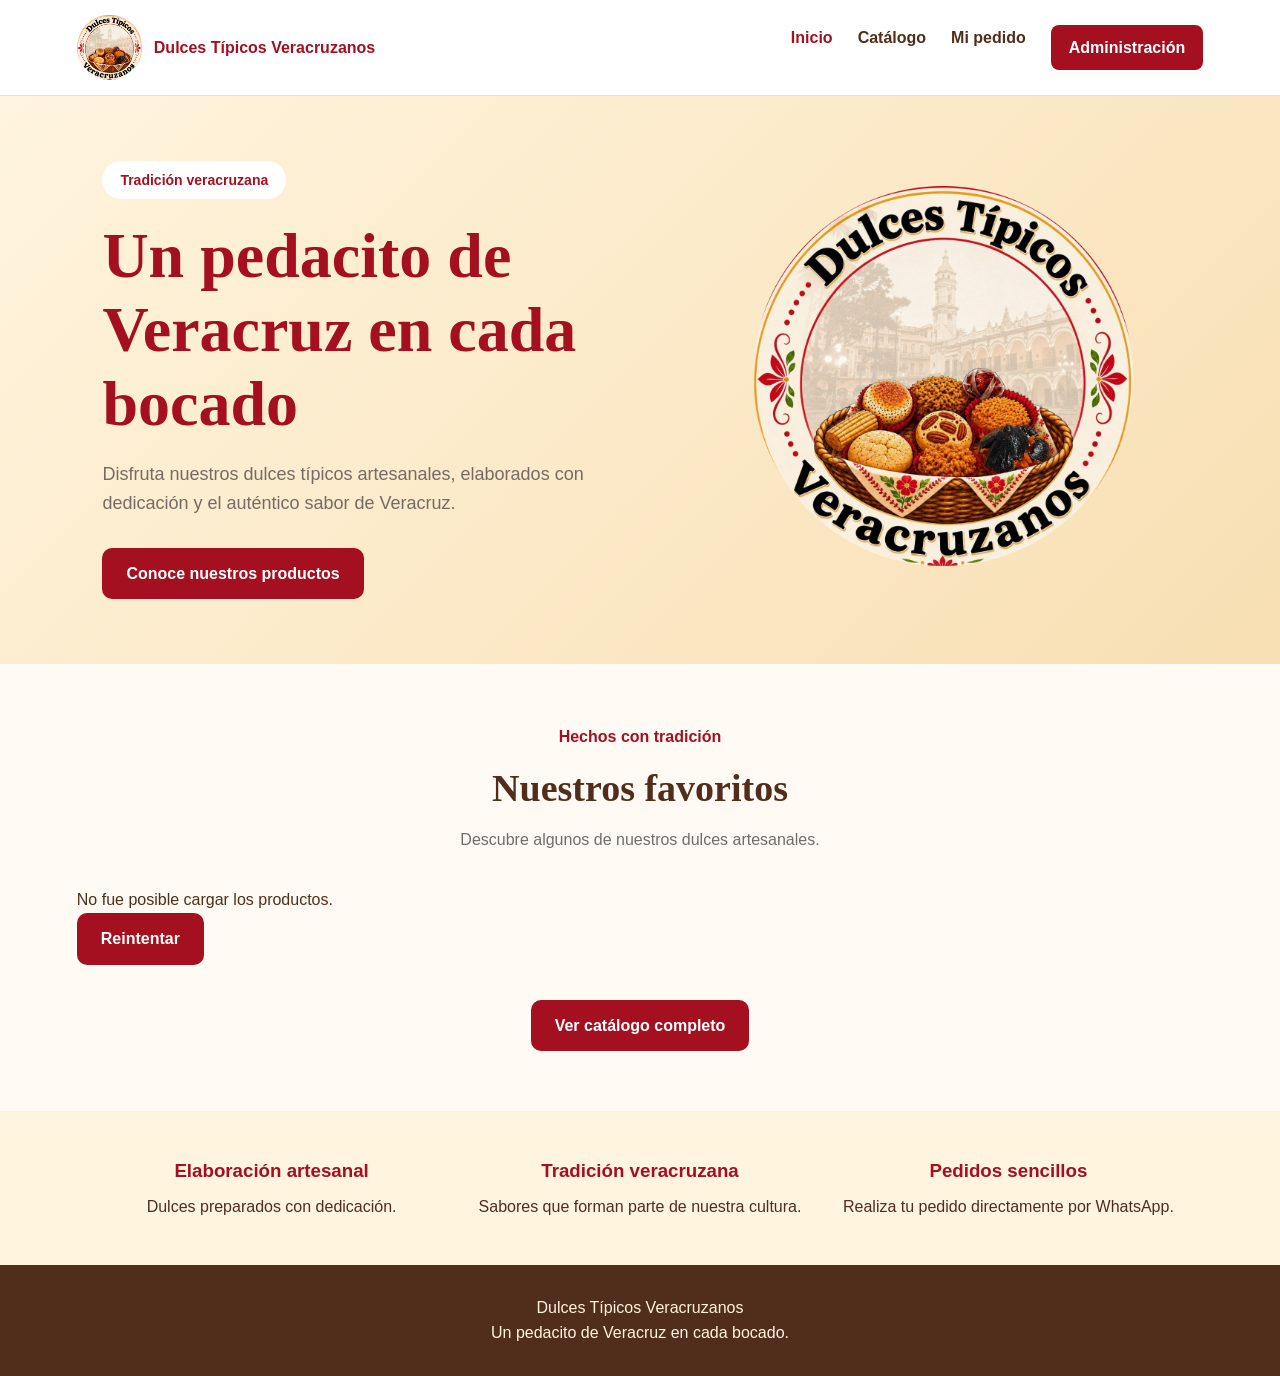
<file: index.html>
<!DOCTYPE html>
<html lang="es">
<head>
    <meta charset="UTF-8">
    <meta name="viewport" content="width=device-width, initial-scale=1.0">

    <title>Dulces Típicos Veracruzanos</title>

    <link rel="stylesheet" href="css/styles.css">
</head>

<body>

<header class="navbar">

    <a href="index.html" class="brand">
        <img src="img/logo.png" alt="Logo">
        <span>Dulces Típicos Veracruzanos</span>
    </a>

    <nav>
        <a href="index.html" class="active">Inicio</a>
        <a href="catalogo.html">Catálogo</a>
        <a href="carrito.html">Mi pedido</a>

        <a href="admin/login.html" class="btn-admin">
            Administración
        </a>
    </nav>

</header>

<main>

    <section class="hero">

        <div class="hero-content">

            <span class="badge">Tradición veracruzana</span>

            <h1>Un pedacito de Veracruz en cada bocado</h1>

            <p>
                Disfruta nuestros dulces típicos artesanales,
                elaborados con dedicación y el auténtico
                sabor de Veracruz.
            </p>

            <a href="catalogo.html" class="btn">
                Conoce nuestros productos
            </a>

        </div>

        <div class="hero-image">
            <img src="img/logo.png" alt="Dulces Veracruzanos">
        </div>

    </section>

    <section class="section">

        <div class="section-title">

            <span>Hechos con tradición</span>

            <h2>Nuestros favoritos</h2>

            <p>
                Descubre algunos de nuestros dulces artesanales.
            </p>

        </div>

        <div class="products-grid" id="productos-favoritos">

            <p>Cargando productos...</p>

        </div>

        <div class="center">

            <a href="catalogo.html" class="btn">
                Ver catálogo completo
            </a>

        </div>

    </section>

    <section class="benefits">

        <div>

            <h3>Elaboración artesanal</h3>

            <p>Dulces preparados con dedicación.</p>

        </div>

        <div>

            <h3>Tradición veracruzana</h3>

            <p>Sabores que forman parte de nuestra cultura.</p>

        </div>

        <div>

            <h3>Pedidos sencillos</h3>

            <p>Realiza tu pedido directamente por WhatsApp.</p>

        </div>

    </section>

</main>

<footer>

    <p>Dulces Típicos Veracruzanos</p>

    <p>Un pedacito de Veracruz en cada bocado.</p>

</footer>

<script src="js/supabase.js"></script>
<script src="js/productos.js"></script>
<script src="js/inicio.js"></script>

</body>
</html>
</file>
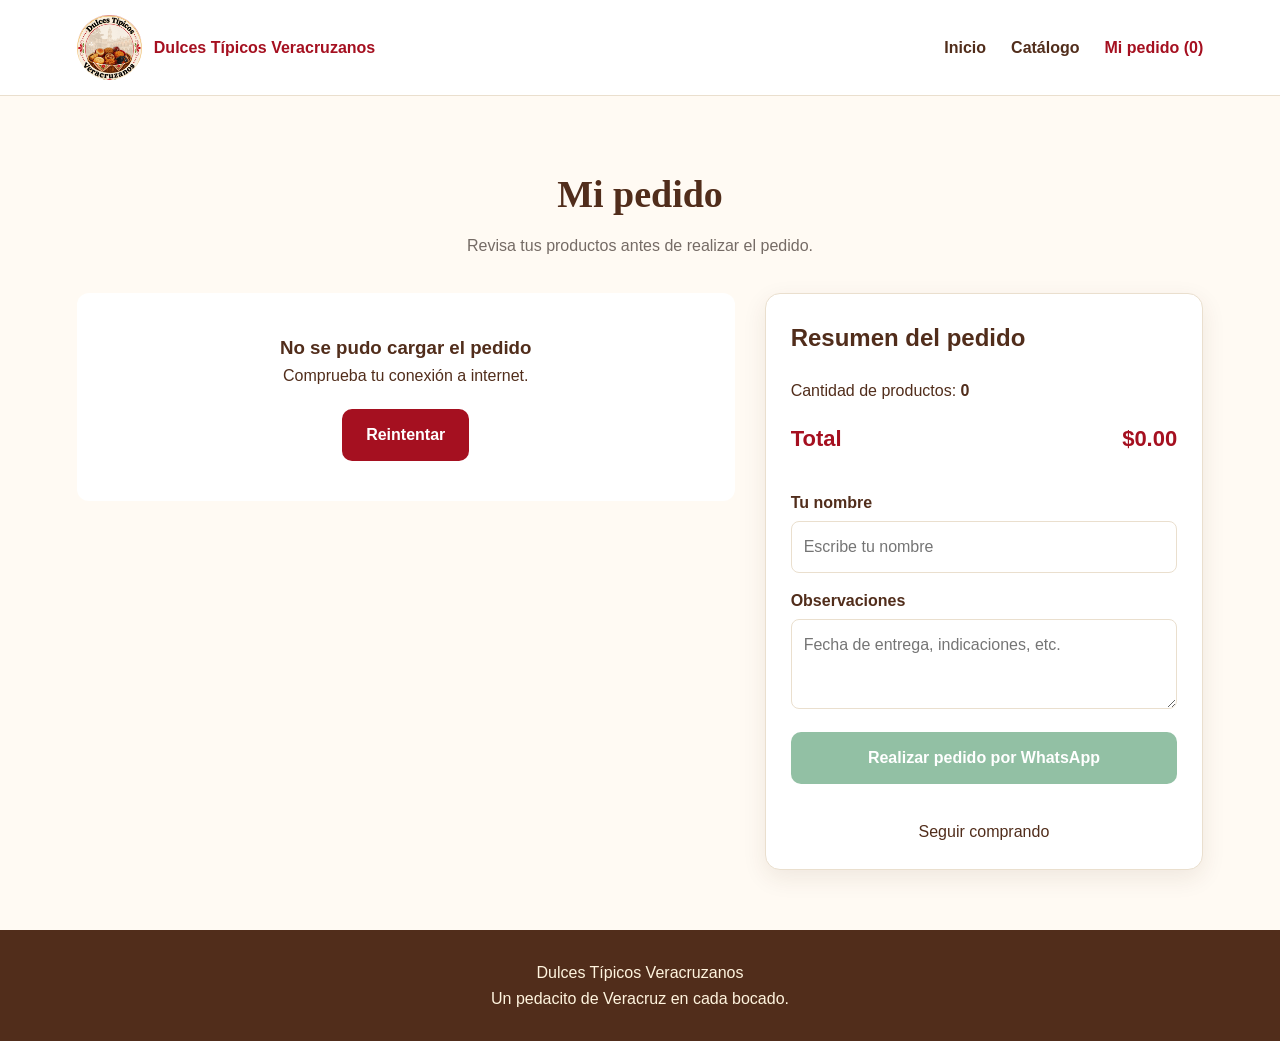
<file: carrito.html>
<!DOCTYPE html>
<html lang="es">

<head>

    <meta charset="UTF-8">
    <meta name="viewport" content="width=device-width, initial-scale=1.0">

    <title>Mi pedido | Dulces Veracruzanos</title>

    <link rel="stylesheet" href="css/styles.css">

</head>

<body>

<header class="navbar">

    <a href="index.html" class="brand">
        <img src="img/logo.png" alt="Logo">
        <span>Dulces Típicos Veracruzanos</span>
    </a>

    <nav>
        <a href="index.html">Inicio</a>
        <a href="catalogo.html">Catálogo</a>

        <a href="carrito.html" class="active">
            Mi pedido (<span id="contador">0</span>)
        </a>
    </nav>

</header>

<main class="section">

    <div class="section-title">

        <h2>Mi pedido</h2>

        <p>
            Revisa tus productos antes de realizar el pedido.
        </p>

    </div>

    <div class="cart-layout">

        <div id="lista-carrito"></div>

        <form class="summary" id="form-pedido">

            <h2>Resumen del pedido</h2>

            <p>
                Cantidad de productos:
                <strong id="cantidad-total">0</strong>
            </p>

            <div class="total">

                <span>Total</span>

                <span id="total">$0.00</span>

            </div>

            <label for="cliente">Tu nombre</label>

            <input
                type="text"
                id="cliente"
                placeholder="Escribe tu nombre"
                maxlength="100"
                required
            >

            <label for="observaciones">
                Observaciones
            </label>

            <textarea
                id="observaciones"
                placeholder="Fecha de entrega, indicaciones, etc."
                maxlength="500"
            ></textarea>

            <button
                type="submit"
                class="btn btn-whatsapp"
            >
                Realizar pedido por WhatsApp
            </button>

            <div class="center">

                <a href="catalogo.html">
                    Seguir comprando
                </a>

            </div>

        </form>

    </div>

</main>

<footer>
    <p>Dulces Típicos Veracruzanos</p>
    <p>Un pedacito de Veracruz en cada bocado.</p>
</footer>

<script src="js/supabase.js"></script>
<script src="js/productos.js"></script>
<script src="js/carrito.js"></script>

</body>
</html>
</file>
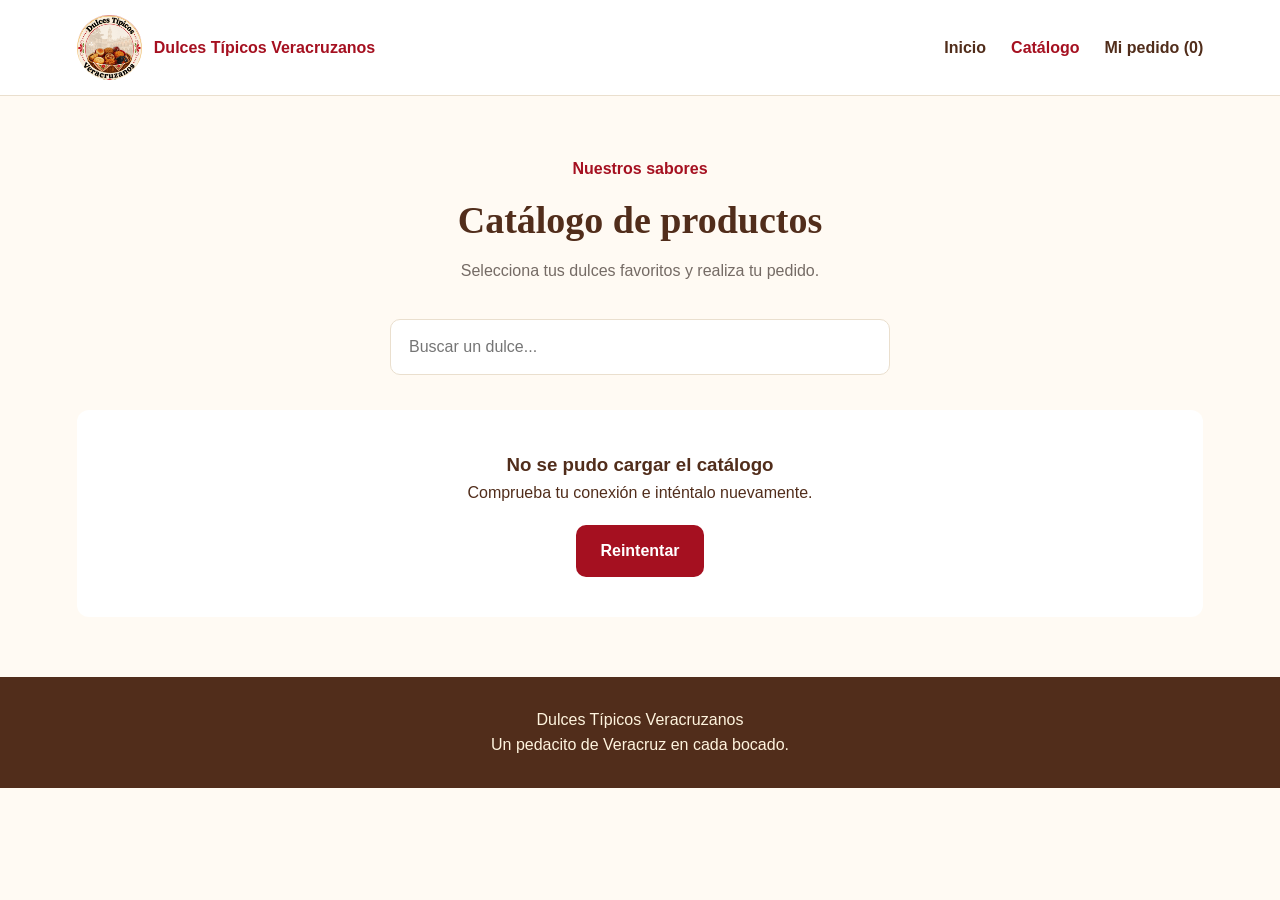
<file: catalogo.html>
<!DOCTYPE html>
<html lang="es">

<head>
    <meta charset="UTF-8">
    <meta name="viewport" content="width=device-width, initial-scale=1.0">

    <title>Catálogo | Dulces Veracruzanos</title>

    <link rel="stylesheet" href="css/styles.css">
</head>

<body>

<header class="navbar">

    <a href="index.html" class="brand">
        <img src="img/logo.png" alt="Logo">
        <span>Dulces Típicos Veracruzanos</span>
    </a>

    <nav>
        <a href="index.html">Inicio</a>
        <a href="catalogo.html" class="active">Catálogo</a>

        <a href="carrito.html">
            Mi pedido (<span id="contador">0</span>)
        </a>
    </nav>

</header>

<main class="section">

    <div class="section-title">

        <span>Nuestros sabores</span>

        <h2>Catálogo de productos</h2>

        <p>
            Selecciona tus dulces favoritos y realiza
            tu pedido.
        </p>

    </div>

    <input
        type="search"
        id="buscador"
        class="search-box"
        placeholder="Buscar un dulce..."
        aria-label="Buscar productos"
    >

    <div class="products-grid" id="productos"></div>

</main>

<footer>
    <p>Dulces Típicos Veracruzanos</p>
    <p>Un pedacito de Veracruz en cada bocado.</p>
</footer>

<script src="js/supabase.js"></script>
<script src="js/productos.js"></script>
<script src="js/catalogo.js"></script>
</body>
</html>
</file>
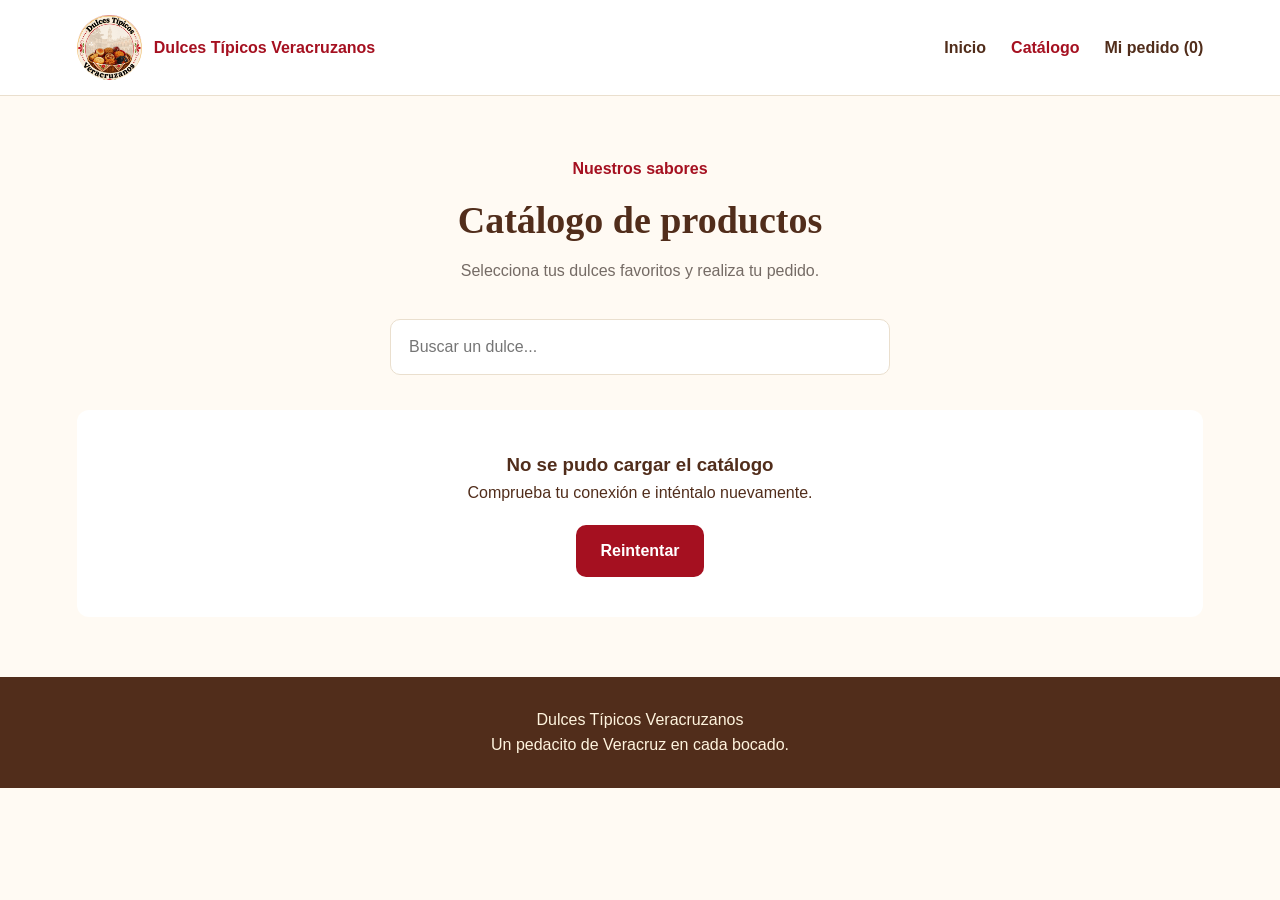
<file: confirmacion.html>
<!DOCTYPE html>
<html lang="es">

<head>

    <meta charset="UTF-8">

    <meta name="viewport"
          content="width=device-width, initial-scale=1.0">

    <title>Pedido registrado | Dulces Veracruzanos</title>

    <link rel="stylesheet" href="css/styles.css">

</head>

<body>

<header class="navbar">

    <a href="index.html" class="brand">

        <img src="img/logo.png" alt="Logo">

        <span>Dulces Típicos Veracruzanos</span>

    </a>

    <nav>

        <a href="index.html">Inicio</a>

        <a href="catalogo.html">Catálogo</a>

        <a href="carrito.html">
            Mi pedido (<span id="contador">0</span>)
        </a>

    </nav>

</header>

<main class="section">

    <div class="confirmation-card">

        <div class="confirmation-icon">✓</div>

        <h2>¡Pedido registrado!</h2>

        <p>Gracias por elegir nuestros dulces.</p>

        <div class="confirmation-details">

            <p>
                Folio:
                <strong id="folio"></strong>
            </p>

            <p>
                Cliente:
                <strong id="nombre-cliente"></strong>
            </p>

            <p>
                Cantidad:
                <strong id="cantidad"></strong>
            </p>

            <p>
                Total:
                <strong id="importe"></strong>
            </p>

            <p>
                Estado:
                <strong>Pendiente de confirmación</strong>
            </p>

        </div>

        <p>
            Envía tu pedido por WhatsApp para coordinar
            la entrega y confirmar la disponibilidad.
        </p>

        <a id="enviar-whatsapp"
           class="btn btn-whatsapp"
           target="_blank"
           rel="noopener noreferrer">

            Enviar pedido por WhatsApp

        </a>

        <a href="catalogo.html" class="btn">

            Volver al catálogo

        </a>

    </div>

</main>

<footer>

    <p>Dulces Típicos Veracruzanos</p>

    <p>Un pedacito de Veracruz en cada bocado.</p>

</footer>

<script src="js/productos.js"></script>

<script>

    const pedido = JSON.parse(
        sessionStorage.getItem("ultimoPedido") || "null"
    );

    if (!pedido || !pedido.folio || !pedido.whatsapp) {

        window.location.replace("catalogo.html");

    } else {

        document.getElementById("folio").textContent =
            pedido.folio;

        document.getElementById("nombre-cliente").textContent =
            pedido.cliente;

        document.getElementById("cantidad").textContent =
            pedido.cantidad + " piezas";

        document.getElementById("importe").textContent =
            pedido.total;

        document.getElementById("enviar-whatsapp").href =
            pedido.whatsapp;

    }

</script>

</body>

</html>
</file>
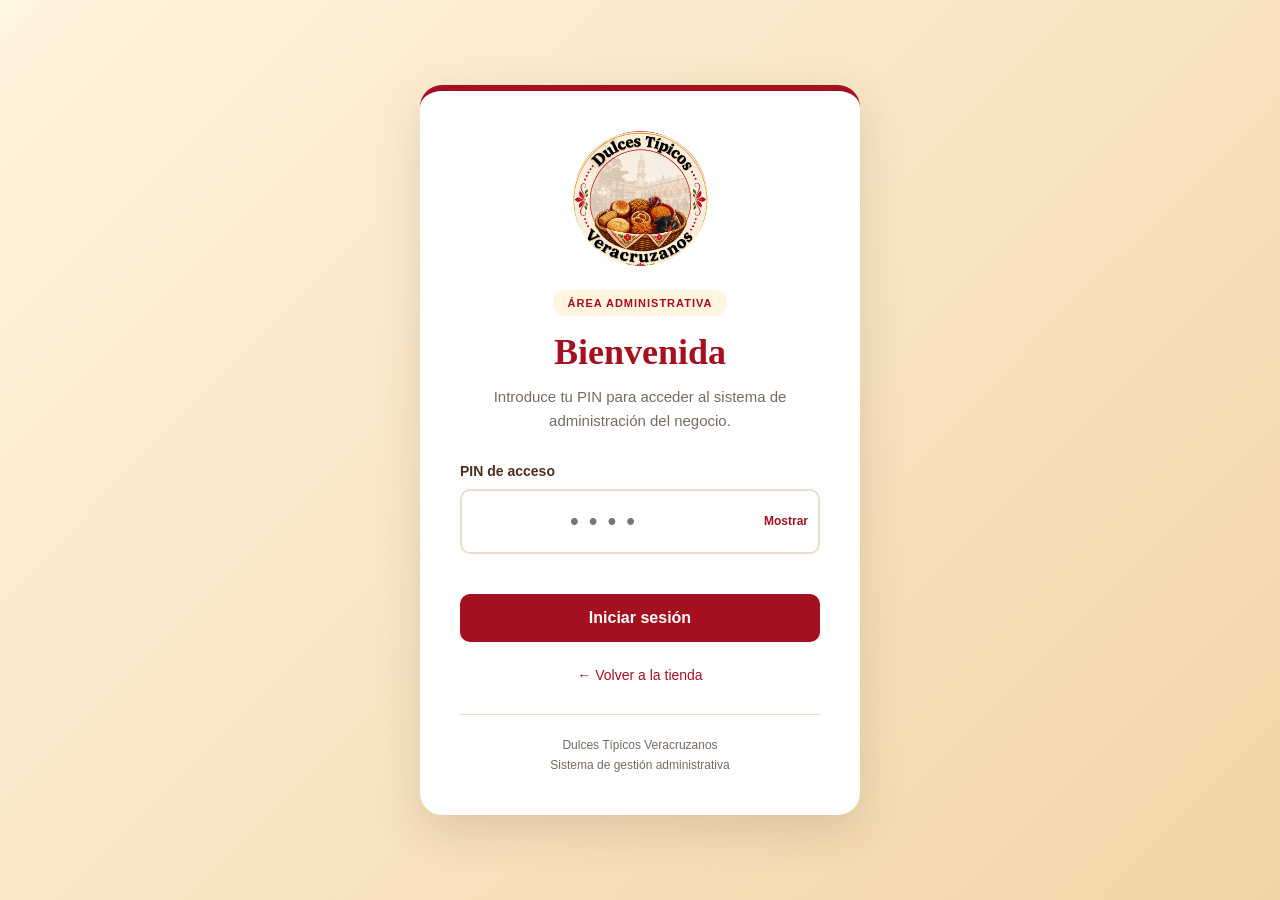
<file: admin/login.html>
<!DOCTYPE html>
<html lang="es">

<head>
    <meta charset="UTF-8">

    <meta name="viewport"
          content="width=device-width, initial-scale=1.0">

    <title>Acceso administrativo | Dulces Veracruzanos</title>

    <link rel="stylesheet" href="../css/login.css">

    <script src="../js/supabase.js"></script>
<script src="../js/auth.js"></script>
</head>

<body>

    <main class="login-container">

        <div class="login-card">

            <img src="../img/logo.png"
                 alt="Dulces Típicos Veracruzanos"
                 class="logo">

            <span class="badge">ÁREA ADMINISTRATIVA</span>

            <h1>Bienvenida</h1>

            <p class="description">
                Introduce tu PIN para acceder al sistema
                de administración del negocio.
            </p>

            <form id="form-login">

                <label for="pin">PIN de acceso</label>

                <div class="pin-container">

                    <input type="password"
                           id="pin"
                           placeholder="••••"
                           maxlength="4"
                           minlength="4"
                           pattern="[0-9]{4}"
                           inputmode="numeric"
                           autocomplete="off"
                           required>

                    <button type="button"
                            id="mostrar-pin">
                        Mostrar
                    </button>

                </div>

                <p id="mensaje-error" role="alert"></p>

                <button type="submit" class="btn-login">
                    Iniciar sesión
                </button>

            </form>

            <a href="../index.html" class="back-link">
                ← Volver a la tienda
            </a>

            <div class="footer">
                Dulces Típicos Veracruzanos
                <br>
                Sistema de gestión administrativa
            </div>

        </div>

    </main>

</body>
</html>
</file>
<file: css/styles.css>
:root {
    --primary: #a51020;
    --primary-dark: #780c17;
    --cream: #fff4de;
    --gold: #e5a12b;
    --brown: #512d1b;
    --green: #27834b;
    --white: #ffffff;
    --gray: #756b65;
    --border: #eadfce;
    --shadow: 0 8px 25px rgba(81, 45, 27, 0.09);
}

* {
    margin: 0;
    padding: 0;
    box-sizing: border-box;
}

body {
    font-family: Arial, Helvetica, sans-serif;
    background: #fffaf3;
    color: var(--brown);
    line-height: 1.6;
}

a {
    text-decoration: none;
    color: inherit;
}

button,
input,
textarea {
    font: inherit;
}

button {
    cursor: pointer;
}

/* Navegación */

.navbar {
    background: var(--white);
    padding: 15px 6%;
    display: flex;
    align-items: center;
    justify-content: space-between;
    gap: 20px;
    border-bottom: 1px solid var(--border);
    position: sticky;
    top: 0;
    z-index: 100;
}

.brand {
    display: flex;
    align-items: center;
    gap: 12px;
    font-weight: bold;
    color: var(--primary);
}

.brand img {
    width: 65px;
    height: 65px;
    object-fit: contain;
}

nav {
    display: flex;
    gap: 25px;
    flex-wrap: wrap;
}

nav a {
    font-weight: 600;
    transition: color 0.2s;
}

nav a:hover,
nav a.active {
    color: var(--primary);
}

/* Página principal */

.hero {
    min-height: 480px;
    padding: 65px 8%;
    display: grid;
    grid-template-columns: 1.2fr 1fr;
    align-items: center;
    gap: 45px;
    background: linear-gradient(
        135deg,
        #fff4de,
        #f8dfb3
    );
}

.hero h1 {
    font-family: Georgia, serif;
    font-size: clamp(38px, 5vw, 65px);
    line-height: 1.15;
    margin: 20px 0;
    color: var(--primary);
}

.hero p {
    font-size: 18px;
    max-width: 550px;
    margin-bottom: 30px;
    color: var(--gray);
}

.hero-image {
    text-align: center;
}

.hero-image img {
    width: 100%;
    max-width: 380px;
    object-fit: contain;
}

.badge {
    display: inline-block;
    padding: 8px 18px;
    background: var(--white);
    color: var(--primary);
    border-radius: 30px;
    font-size: 14px;
    font-weight: bold;
}

/* Botones */

.btn {
    display: inline-block;
    padding: 13px 24px;
    background: var(--primary);
    color: var(--white);
    border: none;
    border-radius: 10px;
    font-weight: bold;
    transition: 0.2s;
}

.btn:hover {
    background: var(--primary-dark);
    transform: translateY(-2px);
}

.btn-whatsapp {
    background: var(--green);
    width: 100%;
    margin-top: 15px;
}

.btn-whatsapp:hover {
    background: #196b38;
}

/* Secciones */

.section {
    max-width: 1350px;
    margin: auto;
    padding: 60px 6%;
}

.section-title {
    text-align: center;
    margin-bottom: 35px;
}

.section-title span {
    color: var(--primary);
    font-weight: bold;
}

.section-title h2 {
    font-family: Georgia, serif;
    font-size: 38px;
    margin: 8px 0;
}

.section-title p {
    color: var(--gray);
}

.center {
    text-align: center;
    margin-top: 35px;
}

/* Productos */

.products-grid {
    display: grid;
    grid-template-columns: repeat(
        auto-fit,
        minmax(235px, 1fr)
    );
    gap: 25px;
}

.product-card {
    background: var(--white);
    border: 1px solid var(--border);
    border-radius: 16px;
    overflow: hidden;
    box-shadow: var(--shadow);
    transition: 0.25s;
}

.product-card:hover {
    transform: translateY(-5px);
}

.product-card > img {
    width: 100%;
    height: 240px;
    object-fit: cover;
    display: block;
}

.product-info {
    padding: 22px;
}

.product-info h3 {
    margin-bottom: 8px;
}

.product-info p {
    color: var(--gray);
    font-size: 14px;
    margin-bottom: 15px;
}

.price {
    color: var(--primary);
    font-size: 23px;
    display: block;
    margin-bottom: 15px;
}

.product-info .btn {
    width: 100%;
}

/* Beneficios */

.benefits {
    background: var(--cream);
    display: grid;
    grid-template-columns: repeat(3, 1fr);
    gap: 30px;
    text-align: center;
    padding: 45px 8%;
}

.benefits h3 {
    color: var(--primary);
    margin-bottom: 8px;
}

/* Buscador */

.search-box {
    display: block;
    width: 100%;
    max-width: 500px;
    padding: 14px 18px;
    margin: 0 auto 35px;
    border: 1px solid var(--border);
    border-radius: 10px;
    background: var(--white);
}

/* Carrito */

.cart-layout {
    display: grid;
    grid-template-columns: 1.5fr 1fr;
    gap: 30px;
    align-items: start;
}

.cart-item {
    display: flex;
    align-items: center;
    gap: 18px;
    background: var(--white);
    padding: 18px;
    margin-bottom: 15px;
    border: 1px solid var(--border);
    border-radius: 12px;
}

.cart-item img {
    width: 90px;
    height: 90px;
    object-fit: cover;
    border-radius: 10px;
}

.cart-details {
    flex: 1;
}

.quantity {
    display: flex;
    align-items: center;
    gap: 12px;
    margin-top: 10px;
}

.quantity button {
    width: 30px;
    height: 30px;
    border: none;
    border-radius: 6px;
    background: var(--cream);
    color: var(--brown);
    font-weight: bold;
}

.remove-btn {
    background: transparent;
    border: none;
    color: var(--primary);
    margin-top: 8px;
}

.summary {
    background: var(--white);
    padding: 25px;
    border-radius: 15px;
    border: 1px solid var(--border);
    box-shadow: var(--shadow);
}

.summary h2 {
    margin-bottom: 20px;
}

.summary label {
    display: block;
    margin-top: 15px;
    font-weight: bold;
}

.summary input,
.summary textarea {
    width: 100%;
    padding: 12px;
    border: 1px solid var(--border);
    border-radius: 8px;
    margin-top: 6px;
}

.summary textarea {
    resize: vertical;
    min-height: 90px;
}

.total {
    display: flex;
    justify-content: space-between;
    padding: 18px 0;
    font-size: 22px;
    font-weight: bold;
    color: var(--primary);
}

.empty {
    padding: 40px;
    text-align: center;
    background: var(--white);
    border-radius: 12px;
}

.empty .btn {
    margin-top: 20px;
}

/* Notificaciones */

.toast {
    position: fixed;
    bottom: 25px;
    right: 25px;
    background: var(--green);
    color: white;
    padding: 15px 25px;
    border-radius: 10px;
    box-shadow: var(--shadow);
    z-index: 200;
}

/* Footer */

footer {
    background: var(--brown);
    color: var(--cream);
    text-align: center;
    padding: 30px 20px;
}

/* Diseño para celulares */

@media (max-width: 768px) {

    .navbar {
        flex-direction: column;
        text-align: center;
    }

    nav {
        justify-content: center;
        gap: 18px;
    }

    .hero {
        grid-template-columns: 1fr;
        text-align: center;
        padding: 40px 6%;
    }

    .hero-image img {
        max-width: 250px;
    }

    .benefits {
        grid-template-columns: 1fr;
    }

    .cart-layout {
        grid-template-columns: 1fr;
    }

    .section-title h2 {
        font-size: 30px;
    }

    .cart-item {
        flex-wrap: wrap;
    }

}
/* Confirmación del pedido */

.confirmation-container {
    min-height: 80vh;
    display: flex;
    justify-content: center;
    align-items: center;
    padding: 50px 20px;
    background: linear-gradient(
        135deg,
        #fff4de,
        #f8dfb3
    );
}

.confirmation-card {
    background: var(--white);
    max-width: 580px;
    width: 100%;
    padding: 45px 30px;
    border-radius: 24px;
    text-align: center;
    box-shadow: var(--shadow);
    border: 1px solid var(--border);
    animation: aparecer 0.5s ease;
}

.success-icon {
    width: 100px;
    height: 100px;
    margin: 0 auto 25px;
    background: #e5f6eb;
    color: var(--green);
    border: 3px solid var(--green);
    border-radius: 50%;
    display: flex;
    justify-content: center;
    align-items: center;
    font-size: 55px;
    animation: exito 0.6s ease;
}

.confirmation-card h1 {
    font-family: Georgia, serif;
    font-size: 34px;
    color: var(--primary);
    margin-bottom: 20px;
}

.confirmation-card p {
    color: var(--gray);
    margin-bottom: 15px;
}

.confirmation-details {
    background: var(--cream);
    border-radius: 12px;
    padding: 20px;
    margin: 25px 0;
    text-align: left;
}

.confirmation-details h3 {
    color: var(--primary);
    margin-bottom: 15px;
}

.confirmation-details p {
    display: flex;
    justify-content: space-between;
    gap: 12px;
    margin-bottom: 10px;
}

.confirmation-details strong {
    color: var(--brown);
    overflow-wrap: anywhere;
}

.confirmation-card .btn {
    width: 100%;
}

.thank-you {
    margin-top: 25px;
    font-size: 14px;
    font-style: italic;
}

@keyframes aparecer {
    from {
        opacity: 0;
        transform: translateY(20px);
    }

    to {
        opacity: 1;
        transform: translateY(0);
    }
}

@keyframes exito {
    from {
        transform: scale(0);
    }

    to {
        transform: scale(1);
    }
}

@media (max-width: 768px) {

    .confirmation-card {
        padding: 30px 20px;
    }

    .confirmation-card h1 {
        font-size: 27px;
    }

    .success-icon {
        width: 80px;
        height: 80px;
        font-size: 40px;
    }
}
.btn-admin {
    background-color: #a51020;
    color: white !important;
    padding: 10px 18px;
    border-radius: 8px;
    text-decoration: none;
    font-weight: bold;
    transition: 0.3s;
}

.btn-admin:hover {
    background-color: #780c17;
}
.stock {
    font-size: 14px;
    font-weight: 600;
    margin: 8px 0 12px;
}

.stock-disponible {
    color: #27833e;
}

.stock-agotado {
    color: #c0392b;
}

.btn:disabled {
    opacity: 0.5;
    cursor: not-allowed;
}
.quantity button:disabled {
    opacity: 0.4;
    cursor: not-allowed;
}
.confirmation-card {
    max-width: 580px;
    margin: 30px auto;
    padding: 35px;
    background: #ffffff;
    border-radius: 18px;
    box-shadow: 0 8px 30px rgba(0, 0, 0, 0.08);
    text-align: center;
}

.confirmation-icon {
    width: 75px;
    height: 75px;
    margin: 0 auto 20px;
    border-radius: 50%;
    background: #e8f5e9;
    color: #27833e;
    font-size: 42px;
    display: flex;
    align-items: center;
    justify-content: center;
}

.confirmation-details {
    background: #f7f7f7;
    border-radius: 12px;
    padding: 20px;
    margin: 25px 0;
    text-align: left;
}

.confirmation-details p {
    margin: 10px 0;
}

.confirmation-card .btn {
    display: block;
    margin-top: 15px;
}
</file>
<file: css/login.css>
:root {
    --primary: #a51020;
    --primary-dark: #780c17;
    --cream: #fff4de;
    --gold: #e5a12b;
    --brown: #512d1b;
    --gray: #756b65;
    --border: #eadfce;
    --white: #ffffff;
}

* {
    margin: 0;
    padding: 0;
    box-sizing: border-box;
}

body {
    font-family: Arial, Helvetica, sans-serif;
    background: linear-gradient(
        135deg,
        #fff4de,
        #f1d5a6
    );
    color: var(--brown);
    min-height: 100vh;
}

.login-container {
    min-height: 100vh;
    display: flex;
    justify-content: center;
    align-items: center;
    padding: 25px;
}

.login-card {
    width: 100%;
    max-width: 440px;
    background: var(--white);
    border-radius: 22px;
    padding: 40px;
    text-align: center;
    border-top: 6px solid var(--primary);
    box-shadow: 0 15px 45px rgba(81, 45, 27, 0.15);
    animation: aparecer 0.5s ease;
}

.logo {
    width: 135px;
    height: 135px;
    object-fit: contain;
    border-radius: 50%;
    margin-bottom: 20px;
}

.badge {
    display: block;
    width: fit-content;
    margin: 0 auto 15px;
    padding: 7px 15px;
    background: var(--cream);
    color: var(--primary);
    border-radius: 20px;
    font-size: 11px;
    font-weight: bold;
    letter-spacing: 1px;
}

h1 {
    font-family: Georgia, serif;
    color: var(--primary);
    font-size: 36px;
    margin-bottom: 12px;
}

.description {
    color: var(--gray);
    font-size: 15px;
    line-height: 1.6;
    margin-bottom: 30px;
}

label {
    display: block;
    text-align: left;
    font-size: 14px;
    font-weight: bold;
    margin-bottom: 10px;
}

.pin-container {
    position: relative;
}

#pin {
    width: 100%;
    padding: 16px 80px 16px 15px;
    border: 2px solid var(--border);
    border-radius: 10px;
    font-size: 25px;
    letter-spacing: 10px;
    text-align: center;
    outline: none;
    color: var(--brown);
}

#pin:focus {
    border-color: var(--primary);
    box-shadow: 0 0 0 3px rgba(165, 16, 32, 0.08);
}

#mostrar-pin {
    position: absolute;
    right: 12px;
    top: 50%;
    transform: translateY(-50%);
    border: none;
    background: transparent;
    color: var(--primary);
    font-size: 12px;
    font-weight: bold;
    cursor: pointer;
}

#mensaje-error {
    color: #b91c1c;
    font-size: 13px;
    min-height: 20px;
    margin-top: 10px;
}

.btn-login {
    width: 100%;
    background: var(--primary);
    color: white;
    border: none;
    border-radius: 10px;
    padding: 15px;
    font-size: 16px;
    font-weight: bold;
    cursor: pointer;
    margin-top: 10px;
    transition: 0.2s;
}

.btn-login:hover {
    background: var(--primary-dark);
}

.back-link {
    display: inline-block;
    margin-top: 25px;
    text-decoration: none;
    color: var(--primary);
    font-size: 14px;
}

.back-link:hover {
    text-decoration: underline;
}

.footer {
    margin-top: 30px;
    padding-top: 20px;
    border-top: 1px solid var(--border);
    color: var(--gray);
    font-size: 12px;
    line-height: 1.7;
}

@keyframes aparecer {
    from {
        opacity: 0;
        transform: translateY(15px);
    }

    to {
        opacity: 1;
        transform: translateY(0);
    }
}

@media (max-width: 480px) {

    .login-card {
        padding: 30px 22px;
    }

    .logo {
        width: 110px;
        height: 110px;
    }

    h1 {
        font-size: 30px;
    }

}
.btn-login:disabled {
    opacity: 0.65;
    cursor: wait;
}
</file>
